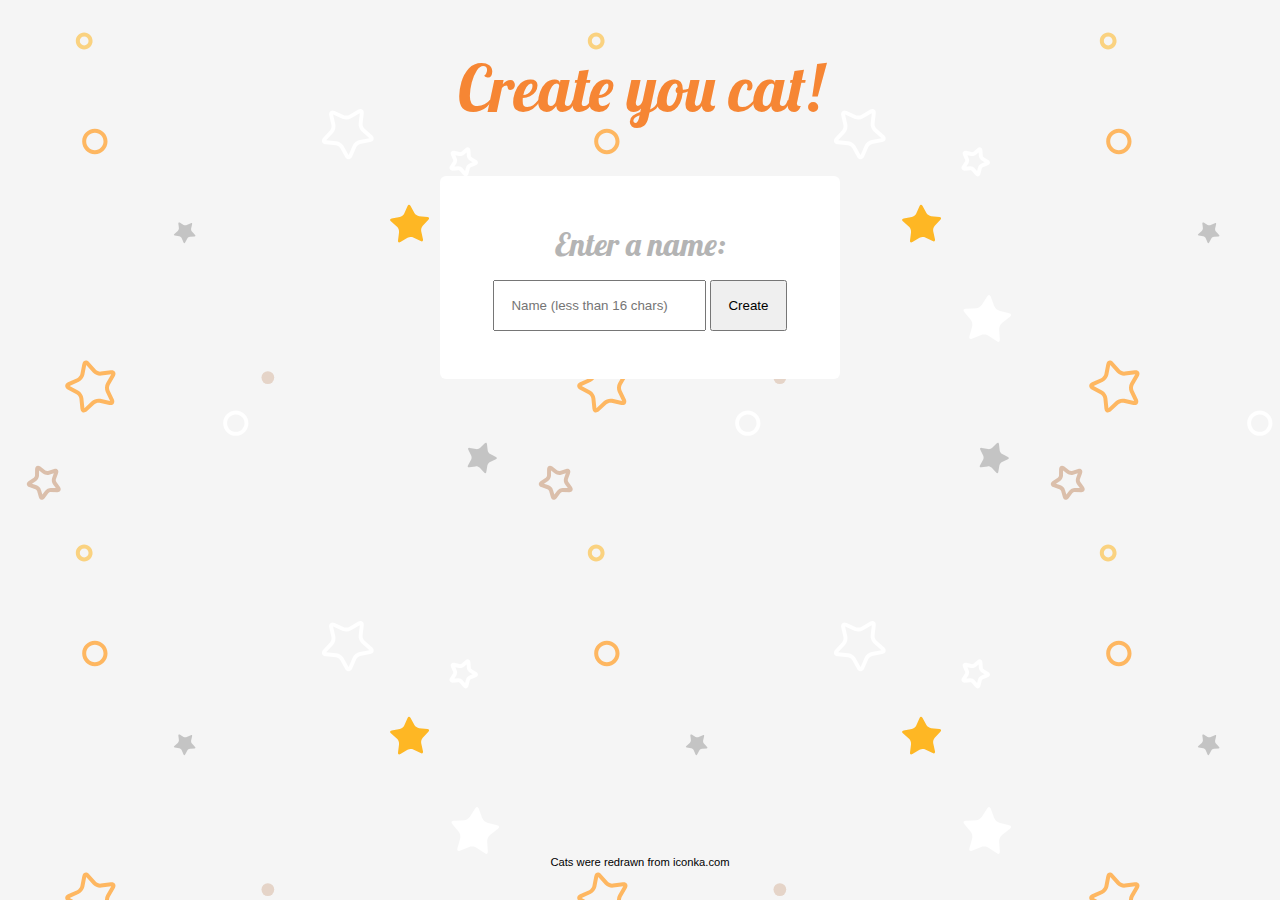
<file: Homework46/www/index.html>
<!DOCTYPE html>
<html lang="en">

<head>
    <meta charset="UTF-8">
    <link rel="preconnect" href="https://fonts.googleapis.com">
    <link rel="preconnect" href="https://fonts.gstatic.com" crossorigin>
    <link href="https://fonts.googleapis.com/css2?family=Lobster&display=swap" rel="stylesheet">
    <link rel="stylesheet" href="css/style.css">
    <title>create_cat</title>
</head>

<body>
<div class="flex-container main-background">
    <div class="flex-column">
        <h1 class="header">Create you cat!</h1>
        <div class="form-box">
            <h2 class="header-gray"><label for="catName">Enter a name:</label></h2>
            <form action="index.html" method="POST">
                <input class="input-frame" type="text" name="nameOfCat" placeholder="Name (less than 16 chars)"
                       id="catName">
                <button class="submit-button" type="submit">Create</button>
            </form>
        </div>
        <p class="footer-text">Cats were redrawn from <a href="https://iconka.com/" class="footer-link">iconka.com</a>
        </p>
    </div>
</div>
</body>

</html>
</file>
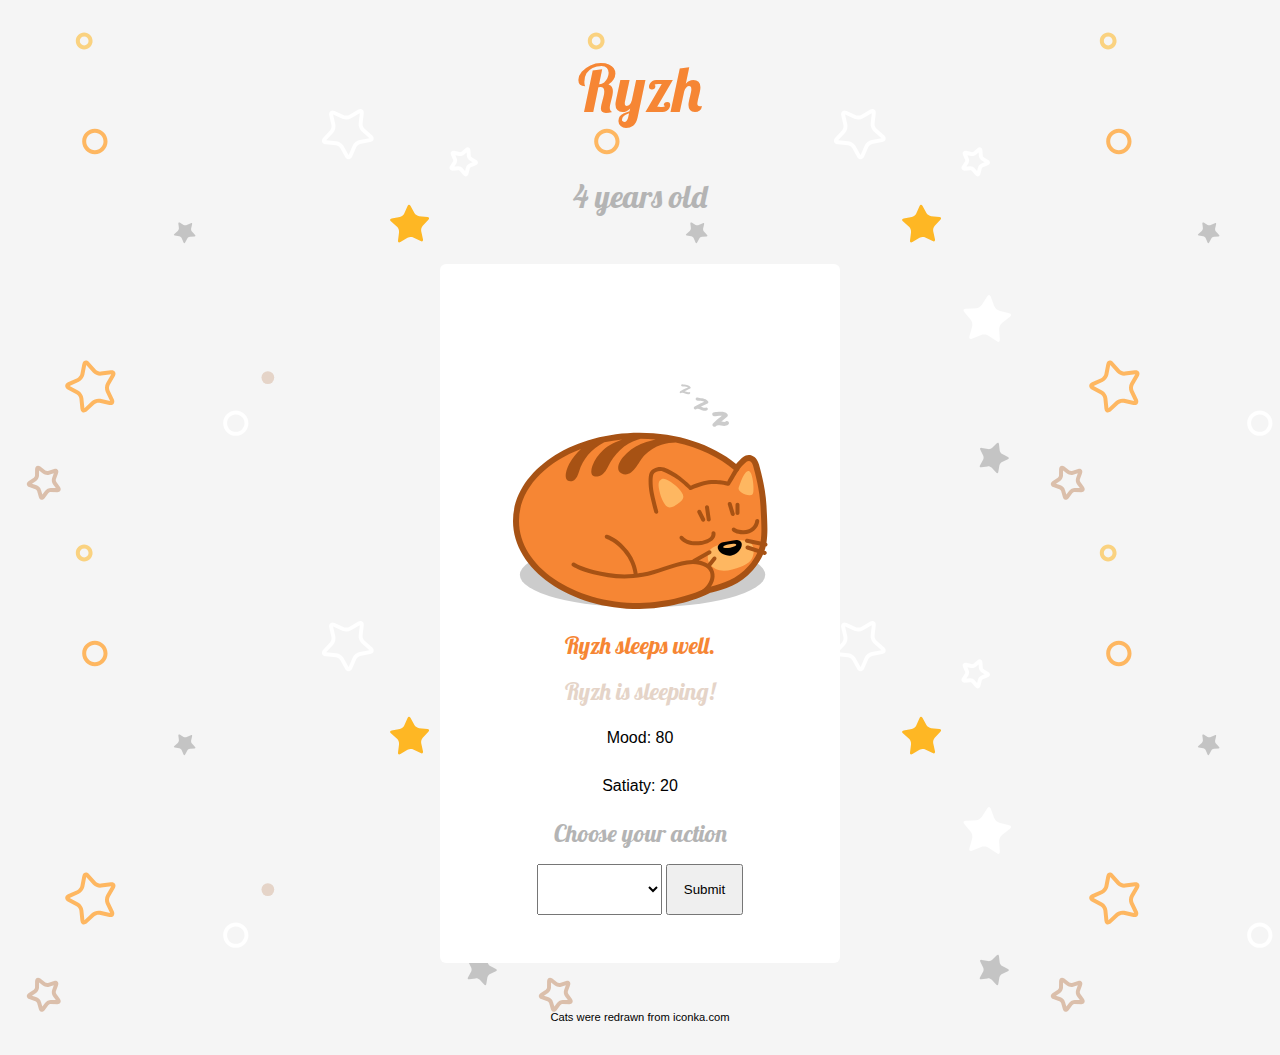
<file: Homework46/bin/Debug/net5.0/www/cat_stats.html>
﻿<!DOCTYPE html>
<html lang="en">

<head>
    <meta charset="UTF-8">
    <link rel="preconnect" href="https://fonts.googleapis.com">
    <link rel="preconnect" href="https://fonts.gstatic.com" crossorigin>
    <link href="https://fonts.googleapis.com/css2?family=Lobster&display=swap" rel="stylesheet">
    <link rel="stylesheet" href="css/style.css">
    <title>create_cat</title>
</head>

<body>
<div class="flex-container main-background">
    <div class="flex-column">
        <h1 class="header">Ryzh</h1>
        <h2 class="header-gray">4 years old</h2>
        <div class="form-box">
            <img src="img/cat-3-4-s.svg" alt="avatar">
            <h3 class="avatar-note">Ryzh sleeps well.</h3>
            <h3 class="post-action-note">Ryzh is sleeping!</h3>
            <p class="body-text">Mood: 80</p>
            <p class="body-text">Satiaty: 20</p>
            <p class="label-gray"><label for="cat">Choose your action</label></p>
            <form action="http://localhost:8000/cat_stats.html" method="GET">
                <select class="input-frame" name="catAction" id="cat">
                    <option selected></option>
                    <option value="feed">Feed</option>
                    <option value="play">Play</option>
                    <option value="sleep">Put to sleep</option>
                </select>
                <button class="submit-button" type="submit">Submit</button>
            </form>
        </div>
        <p class="footer-text">Cats were redrawn from <a href="https://iconka.com/" class="footer-link">iconka.com</a>
        </p>
    </div>
</div>
</body>

</html>
</file>
<file: Homework46/www/css/style.css>
* {
    margin: 0;
    box-sizing: border-box;
}

.flex-container {
    display: flex;
    align-items: stretch;
    justify-content: center;
    padding: 3rem 0 2rem;
}

.main-background {
    background-image: url("../img/background-stars.svg");
    background-repeat: repeat;
    background-position: top;
    width: 100%;
    min-height: 100vh;
}

.flex-column {
    display: flex;
    flex-direction: column;
    align-items: center;
    gap: 3rem;
    justify-content: space-between;
}

.form-box {
    display: flex;
    flex-direction: column;
    width: 25rem;
    justify-content: center;
    align-items: center;
    background-color: white;
    padding: 3rem 2rem;
    border-radius: 6px;
    gap: 1rem;
}

.header {
    font-size: 4em;
    color: rgb(246, 134, 52);
}

.header-gray {
    font-size: 2em;
    color: rgb(180, 180, 180);
}

.label-gray {
    font-size: 1.5rem;
    color: rgb(180, 180, 180);
}

.avatar-note {
    font-size: 1.5rem;
    color: rgb(246, 134, 52);
}

.post-action-note {
    font-size: 1.5rem;
    color: rgb(229, 212, 200);
}

.post-action-note,
.label-gray,
.avatar-note,
.header,
.header-gray {
    font-family: 'Lobster', cursive;
    font-weight: normal;
    text-align: center;
}

.submit-button,
.input-frame {
    font-family: Arial, Helvetica, sans-serif;
    padding: 1rem;
}

.body-text {
    font-family: Arial, Helvetica, sans-serif;
    font-size: 1rem;
    line-height: 2rem;
    text-align: center;
}

.footer-text {
    flex-grow: 1;
    align-content: flex-end;
}

.footer-text,
.footer-link {
    font-family: Arial, Helvetica, sans-serif;
    color: black;
    font-size: 0.7rem;
    text-align: center;
}

.footer-link {
    text-decoration: none;
}

.footer-link:hover {
    color: gray;
}
</file>
<file: Homework46/bin/Debug/net5.0/www/css/style.css>
* {
    margin: 0;
    box-sizing: border-box;
}

.flex-container {
    display: flex;
    align-items: stretch;
    justify-content: center;
    padding: 3rem 0 2rem;
}

.main-background {
    background-image: url("../img/background-stars.svg");
    background-repeat: repeat;
    background-position: top;
    width: 100%;
    min-height: 100vh;
}

.flex-column {
    display: flex;
    flex-direction: column;
    align-items: center;
    gap: 3rem;
    justify-content: space-between;
}

.form-box {
    display: flex;
    flex-direction: column;
    width: 25rem;  
    justify-content: center;
    align-items: center;
    background-color: white;
    padding: 3rem 2rem;
    border-radius: 6px;
    gap: 1rem;    
}

.header {
    font-size: 4em;
    color: rgb(246, 134, 52);
}

.header-gray {
    font-size: 2em;
    color: rgb(180, 180, 180);
}

.label-gray {
    font-size: 1.5rem;
    color: rgb(180, 180, 180);
}

.avatar-note {
    font-size: 1.5rem;
    color: rgb(246, 134, 52);
}

.post-action-note {
    font-size: 1.5rem;
    color: rgb(229, 212, 200);
}

.post-action-note,
.label-gray,
.avatar-note,
.header,
.header-gray {
    font-family: 'Lobster', cursive;
    font-weight: normal;
    text-align: center;
}

option:hover {
    background: rgb(246, 134, 52);
}

.submit-button,
.input-frame {
    font-family: Arial, Helvetica, sans-serif;
    padding: 1rem;
}

.body-text {
    font-family: Arial, Helvetica, sans-serif;
    font-size: 1rem;
    line-height: 2rem;
    text-align: center;
}

.footer-text {
    flex-grow: 1;
    align-content: flex-end;
}

.footer-text,
.footer-link {
    font-family: Arial, Helvetica, sans-serif;
    color: black;
    font-size: 0.7rem;
    text-align: center;
}

.footer-link {
    text-decoration: none;
}

.footer-link:hover {
    color: gray;
}
</file>
